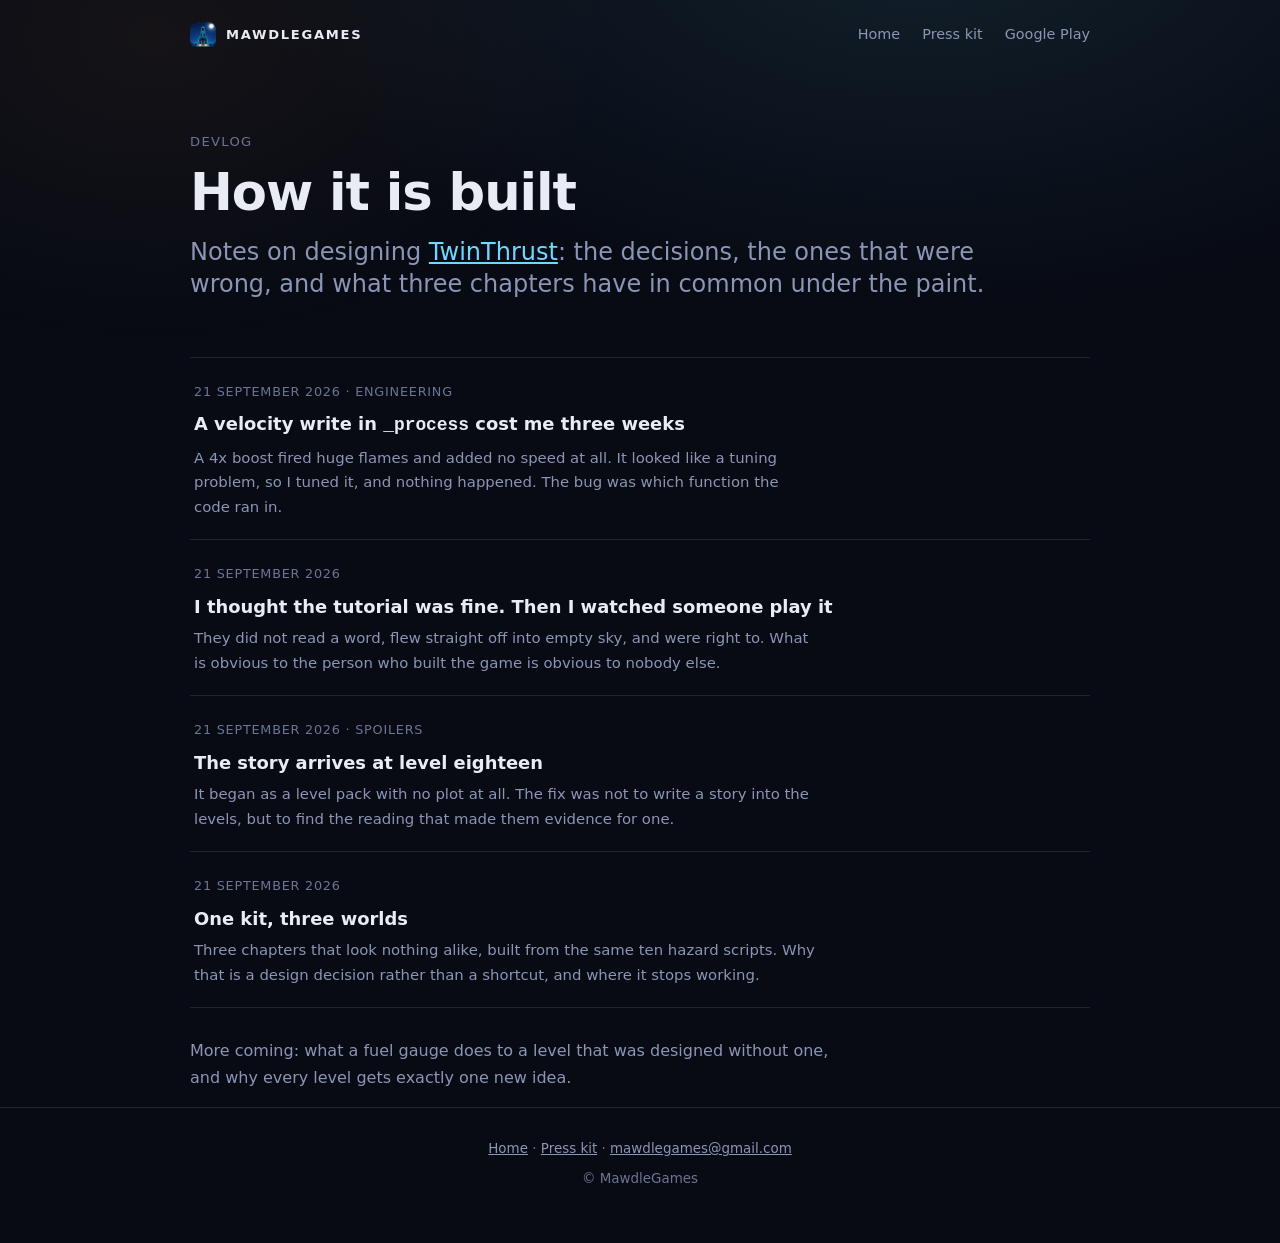
<file: devlog/index.html>
<!DOCTYPE html>
<html lang="en">
<head>
<meta charset="utf-8">
<meta name="viewport" content="width=device-width, initial-scale=1">
<title>TwinThrust devlog</title>
<meta name="description" content="Notes on designing TwinThrust: how three chapters are built from one kit of scripts, and how a level pack grew a story.">
<link rel="icon" href="../media/icon_512.png">
<meta property="og:title" content="TwinThrust devlog">
<meta property="og:description" content="Notes on designing TwinThrust: how three chapters are built from one kit of scripts, and how a level pack grew a story.">
<meta property="og:image" content="https://mawdlecode.github.io/media/feature.png">
<link rel="stylesheet" href="../style.css">
</head>
<body>

<nav class="nav">
  <a class="brand" href="/"><img src="../media/icon_512.png" alt=""> MawdleGames</a>
  <a class="link" href="/">Home</a>
  <a class="link" href="../presskit/">Press&nbsp;kit</a>
  <a class="link" href="https://play.google.com/store/apps/details?id=com.mawdlegames.twinthrust&amp;referrer=utm_source%3Dsite%26utm_medium%3Ddevlog%26utm_campaign%3Dindex">Google&nbsp;Play</a>
</nav>

<div class="wrap">
  <header class="hero" style="text-align:left; padding-bottom:10px">
    <p class="kicker">Devlog</p>
    <h1 style="font-size:clamp(2.1rem,6vw,3.2rem)">How it is built</h1>
    <p class="tagline" style="max-width:54ch; margin-left:0">
      Notes on designing <a href="/" style="color:var(--cyan)">TwinThrust</a>: the decisions, the
      ones that were wrong, and what three chapters have in common under the paint.
    </p>
  </header>
</div>

<section class="wrap" style="padding-top:10px">
  <ul class="posts">
    <li>
      <a href="velocity-write-in-process/">
        <span class="meta">21 September 2026 &middot; engineering</span>
        <h3>A velocity write in <code>_process</code> cost me three weeks</h3>
        <p>A 4x boost fired huge flames and added no speed at all. It looked like a tuning problem, so I tuned it, and nothing happened. The bug was which function the code ran in.</p>
      </a>
    </li>
    <li>
      <a href="watching-people-play/">
        <span class="meta">21 September 2026</span>
        <h3>I thought the tutorial was fine. Then I watched someone play it</h3>
        <p>They did not read a word, flew straight off into empty sky, and were right to. What is obvious to the person who built the game is obvious to nobody else.</p>
      </a>
    </li>
    <li>
      <a href="the-story-arrives-late/">
        <span class="meta">21 September 2026 &middot; spoilers</span>
        <h3>The story arrives at level eighteen</h3>
        <p>It began as a level pack with no plot at all. The fix was not to write a story into the levels, but to find the reading that made them evidence for one.</p>
      </a>
    </li>
    <li>
      <a href="one-kit-three-worlds/">
        <span class="meta">21 September 2026</span>
        <h3>One kit, three worlds</h3>
        <p>Three chapters that look nothing alike, built from the same ten hazard scripts. Why that is a design decision rather than a shortcut, and where it stops working.</p>
      </a>
    </li>
  </ul>

  <p style="margin-top:30px; color:var(--muted)">
    More coming: what a fuel gauge does to a level that was designed without one, and why every
    level gets exactly one new idea.
  </p>
</section>

<footer>
  <div class="wrap center">
    <p><a href="/">Home</a> &middot; <a href="../presskit/">Press kit</a> &middot; <a href="mailto:mawdlegames@gmail.com">mawdlegames@gmail.com</a></p>
    <p>© MawdleGames</p>
  </div>
</footer>


<!-- Play counts. GoatCounter sets no cookies and stores nothing personal, so
     this needs no consent banner. Dashboard: mawdlegames.goatcounter.com -->
<script data-goatcounter="https://mawdlegames.goatcounter.com/count"
        async src="//gc.zgo.at/count.js"></script>

</body>
</html>
</file>
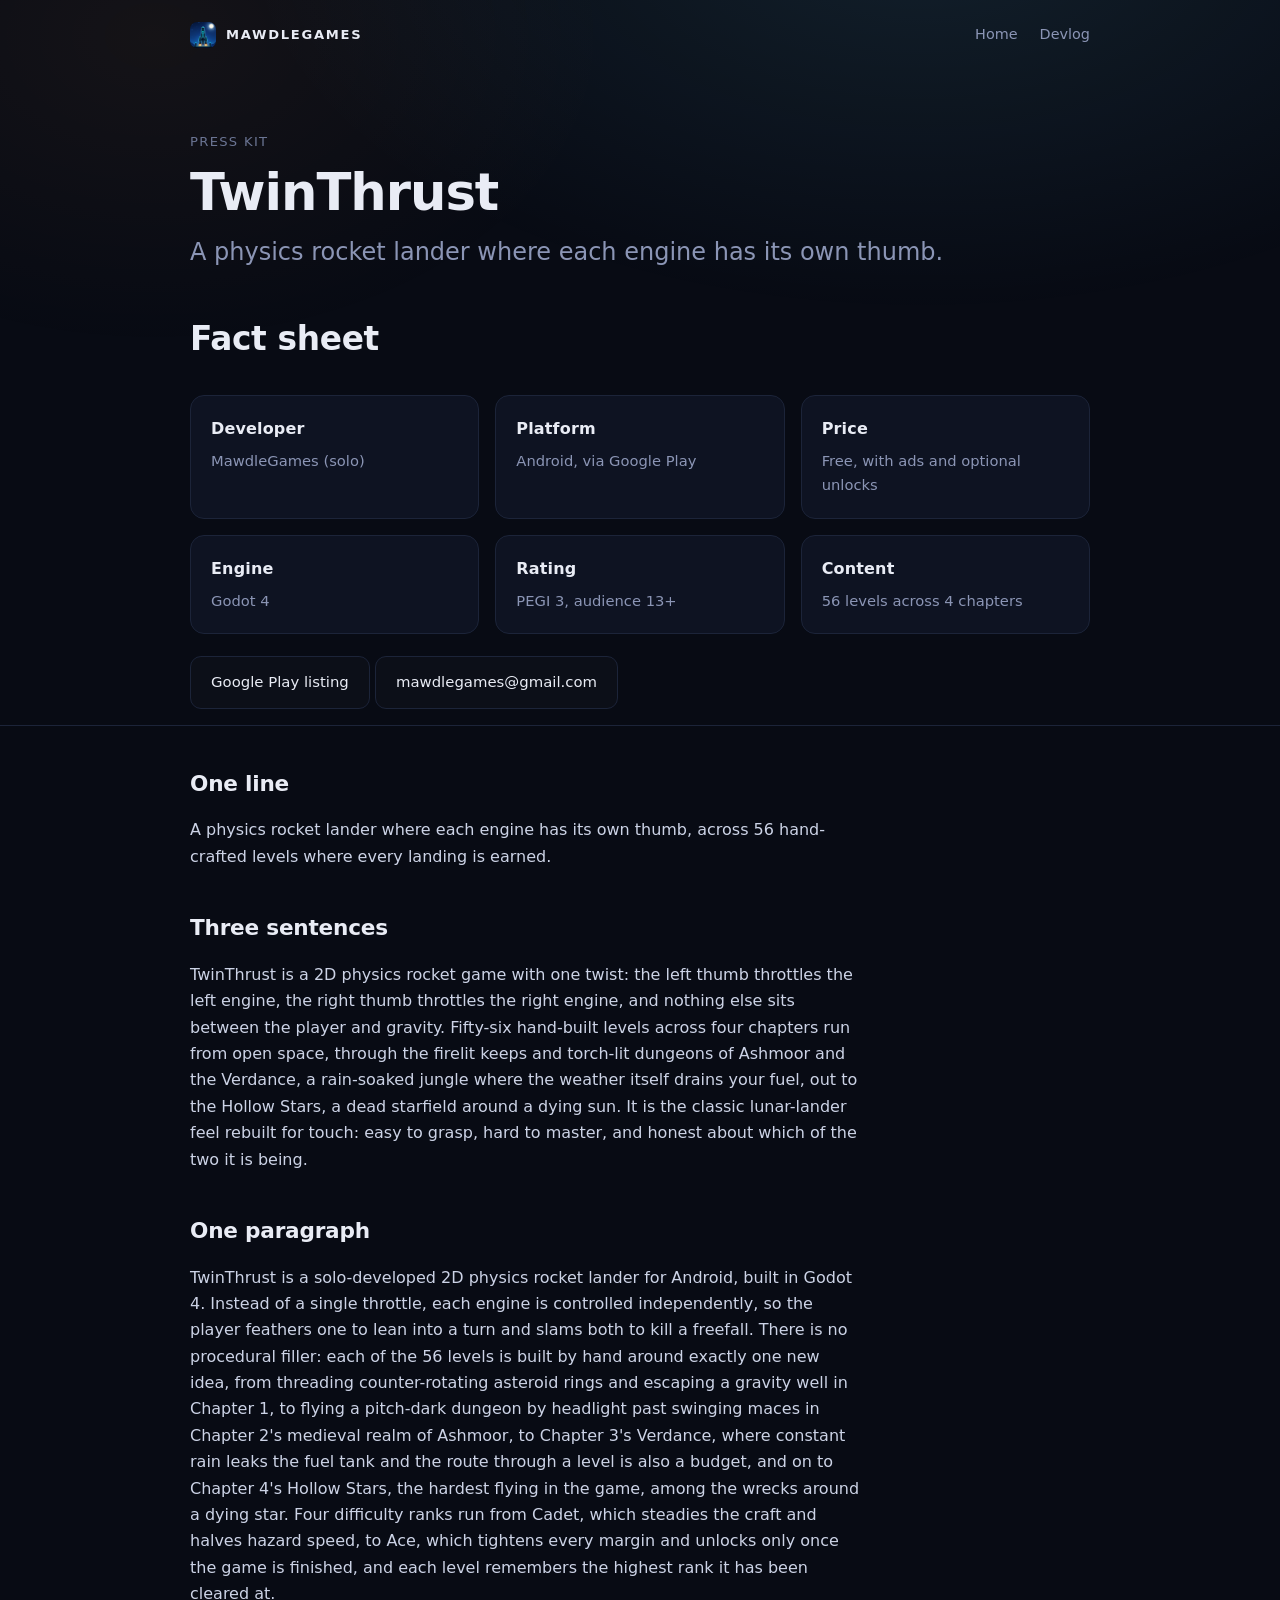
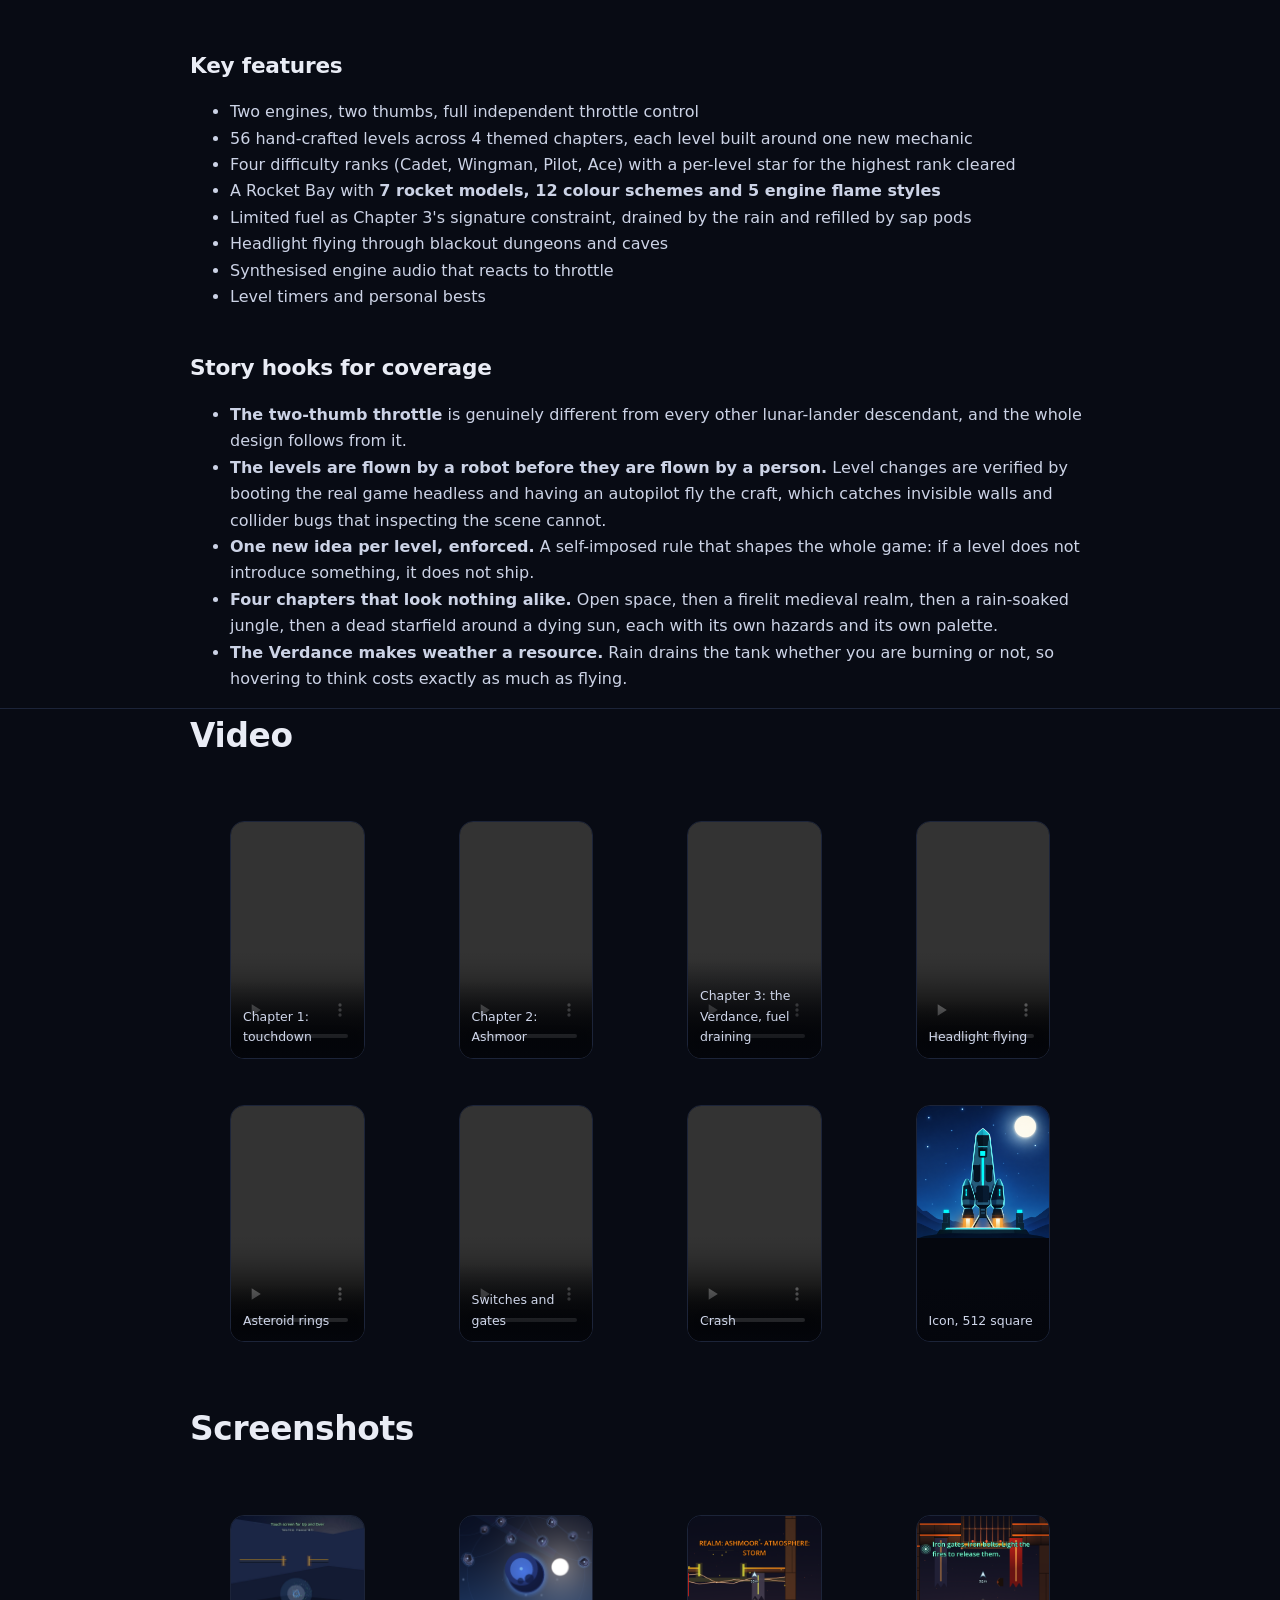
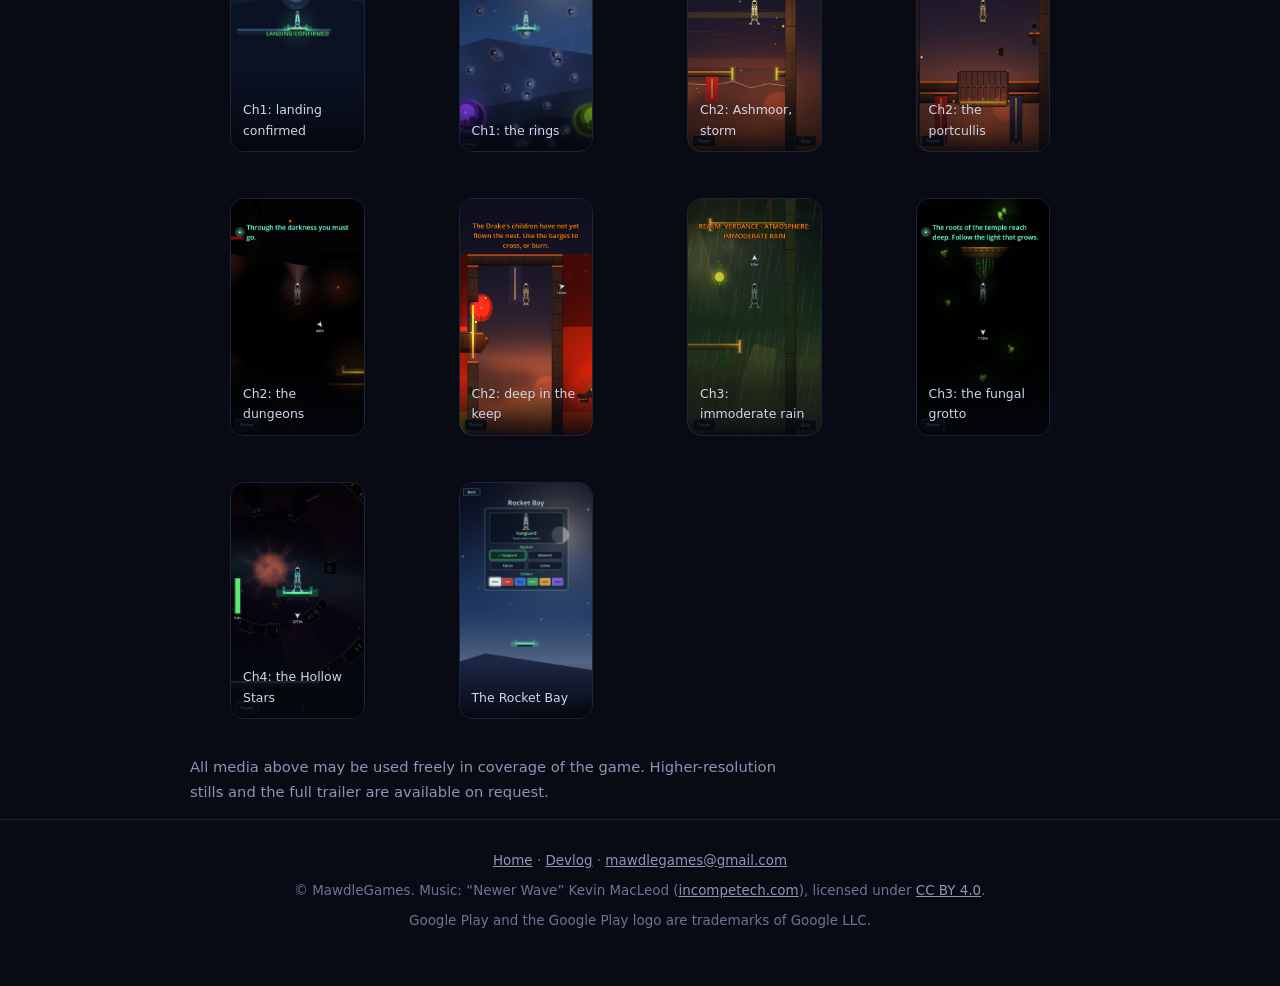
<file: presskit/index.html>
<!DOCTYPE html>
<html lang="en">
<head>
<meta charset="utf-8">
<meta name="viewport" content="width=device-width, initial-scale=1">
<title>TwinThrust press kit</title>
<meta name="description" content="Press kit for TwinThrust: pitches, features, fact sheet, screenshots, video and contact details.">
<link rel="icon" href="../media/icon_512.png">
<meta property="og:title" content="TwinThrust press kit">
<meta property="og:image" content="https://mawdlecode.github.io/media/feature.png">
<link rel="stylesheet" href="../style.css">
</head>
<body>

<nav class="nav">
  <a class="brand" href="/"><img src="../media/icon_512.png" alt=""> MawdleGames</a>
  <a class="link" href="/">Home</a>
  <a class="link" href="../devlog/">Devlog</a>
</nav>

<div class="wrap">
  <header class="hero" style="text-align:left; padding-bottom:0">
    <p class="kicker">Press kit</p>
    <h1 style="font-size:clamp(2.1rem,6vw,3.2rem)">TwinThrust</h1>
    <p class="tagline" style="max-width:none; margin-left:0">
      A physics rocket lander where each engine has its own thumb.
    </p>
  </header>
</div>

<section class="wrap" style="padding-top:34px">
  <h2>Fact sheet</h2>
  <div class="grid">
    <div class="card"><h3>Developer</h3><p>MawdleGames (solo)</p></div>
    <div class="card"><h3>Platform</h3><p>Android, via Google Play</p></div>
    <div class="card"><h3>Price</h3><p>Free, with ads and optional unlocks</p></div>
    <div class="card"><h3>Engine</h3><p>Godot 4</p></div>
    <div class="card"><h3>Rating</h3><p>PEGI 3, audience 13+</p></div>
    <div class="card"><h3>Content</h3><p>56 levels across 4 chapters</p></div>
  </div>
  <p style="margin-top:22px">
    <a class="ghost" href="https://play.google.com/store/apps/details?id=com.mawdlegames.twinthrust&amp;referrer=utm_source%3Dsite%26utm_medium%3Dpresskit%26utm_campaign%3Dindex">Google Play listing</a>
    <a class="ghost" href="mailto:mawdlegames@gmail.com">mawdlegames@gmail.com</a>
  </p>
</section>

<hr class="rule">

<section class="wrap article" style="max-width:var(--maxw)">
  <h2>One line</h2>
  <p>A physics rocket lander where each engine has its own thumb, across 56 hand-crafted levels where every landing is earned.</p>

  <h2>Three sentences</h2>
  <p>
    TwinThrust is a 2D physics rocket game with one twist: the left thumb throttles the left engine,
    the right thumb throttles the right engine, and nothing else sits between the player and
    gravity. Fifty-six hand-built levels across four chapters run from open space, through the
    firelit keeps and torch-lit dungeons of Ashmoor and the Verdance, a rain-soaked jungle where
    the weather itself drains your fuel, out to the Hollow Stars, a dead starfield around a dying sun. It is the classic lunar-lander feel rebuilt for touch:
    easy to grasp, hard to master, and honest about which of the two it is being.
  </p>

  <h2>One paragraph</h2>
  <p>
    TwinThrust is a solo-developed 2D physics rocket lander for Android, built in Godot 4. Instead
    of a single throttle, each engine is controlled independently, so the player feathers one to
    lean into a turn and slams both to kill a freefall. There is no procedural filler: each of the
    56 levels is built by hand around exactly one new idea, from threading counter-rotating asteroid
    rings and escaping a gravity well in Chapter 1, to flying a pitch-dark dungeon by headlight past
    swinging maces in Chapter 2's medieval realm of Ashmoor, to Chapter 3's Verdance, where constant
    rain leaks the fuel tank and the route through a level is also a budget, and on to Chapter 4's
    Hollow Stars, the hardest flying in the game, among the wrecks around a dying star. Four difficulty ranks
    run from Cadet, which steadies the craft and halves hazard speed, to Ace, which tightens every
    margin and unlocks only once the game is finished, and each level remembers the highest rank it
    has been cleared at.
  </p>

  <h2>Key features</h2>
  <ul>
    <li>Two engines, two thumbs, full independent throttle control</li>
    <li>56 hand-crafted levels across 4 themed chapters, each level built around one new mechanic</li>
    <li>Four difficulty ranks (Cadet, Wingman, Pilot, Ace) with a per-level star for the highest rank cleared</li>
    <li>A Rocket Bay with <strong>7 rocket models, 12 colour schemes and 5 engine flame styles</strong></li>
    <li>Limited fuel as Chapter 3's signature constraint, drained by the rain and refilled by sap pods</li>
    <li>Headlight flying through blackout dungeons and caves</li>
    <li>Synthesised engine audio that reacts to throttle</li>
    <li>Level timers and personal bests</li>
  </ul>

  <h2>Story hooks for coverage</h2>
  <ul>
    <li><strong>The two-thumb throttle</strong> is genuinely different from every other lunar-lander descendant, and the whole design follows from it.</li>
    <li><strong>The levels are flown by a robot before they are flown by a person.</strong> Level changes are verified by booting the real game headless and having an autopilot fly the craft, which catches invisible walls and collider bugs that inspecting the scene cannot.</li>
    <li><strong>One new idea per level, enforced.</strong> A self-imposed rule that shapes the whole game: if a level does not introduce something, it does not ship.</li>
    <li><strong>Four chapters that look nothing alike.</strong> Open space, then a firelit medieval realm, then a rain-soaked jungle, then a dead starfield around a dying sun, each with its own hazards and its own palette.</li>
    <li><strong>The Verdance makes weather a resource.</strong> Rain drains the tank whether you are burning or not, so hovering to think costs exactly as much as flying.</li>
  </ul>
</section>

<hr class="rule">

<section class="wrap">
  <h2>Video</h2>
  <div class="strip">
    <figure class="shot">
      <video src="../media/landing.mp4" autoplay loop muted playsinline controls preload="metadata"></video>
      <figcaption>Chapter 1: touchdown</figcaption>
    </figure>
    <figure class="shot">
      <video src="../media/ashmoor.mp4" autoplay loop muted playsinline controls preload="metadata"></video>
      <figcaption>Chapter 2: Ashmoor</figcaption>
    </figure>
    <figure class="shot">
      <video src="../media/verdance.mp4" autoplay loop muted playsinline controls preload="metadata"></video>
      <figcaption>Chapter 3: the Verdance, fuel draining</figcaption>
    </figure>
    <figure class="shot">
      <video src="../media/dungeon.mp4" autoplay loop muted playsinline controls preload="metadata"></video>
      <figcaption>Headlight flying</figcaption>
    </figure>
  </div>

  <div class="strip" style="margin-top:14px">
    <figure class="shot">
      <video src="../media/rings.mp4" autoplay loop muted playsinline controls preload="metadata"></video>
      <figcaption>Asteroid rings</figcaption>
    </figure>
    <figure class="shot">
      <video src="../media/rainbow.mp4" autoplay loop muted playsinline controls preload="metadata"></video>
      <figcaption>Switches and gates</figcaption>
    </figure>
    <figure class="shot">
      <video src="../media/crash.mp4" autoplay loop muted playsinline controls preload="metadata"></video>
      <figcaption>Crash</figcaption>
    </figure>
    <figure class="shot">
      <img src="../media/icon_512.png" alt="TwinThrust app icon" style="aspect-ratio:1/1">
      <figcaption>Icon, 512 square</figcaption>
    </figure>
  </div>

  <h2 style="margin-top:44px">Screenshots</h2>
  <div class="strip">
    <figure class="shot"><img src="../media/shot_landing.png" alt="Landing confirmed, with fireworks"><figcaption>Ch1: landing confirmed</figcaption></figure>
    <figure class="shot"><img src="../media/shot_rings.png" alt="A planet wrapped in counter-rotating asteroid rings"><figcaption>Ch1: the rings</figcaption></figure>
    <figure class="shot"><img src="../media/shot_ch2_l21.png" alt="Storm-lit stone spires and banners in Ashmoor"><figcaption>Ch2: Ashmoor, storm</figcaption></figure>
    <figure class="shot"><img src="../media/shot_ch2_l24.png" alt="Iron portcullis, banners and signal braziers"><figcaption>Ch2: the portcullis</figcaption></figure>
  </div>
  <div class="strip" style="margin-top:14px">
    <figure class="shot"><img src="../media/shot_ch2_l26.png" alt="A headlight cone in a pitch-dark dungeon"><figcaption>Ch2: the dungeons</figcaption></figure>
    <figure class="shot"><img src="../media/shot_ch2_l28.png" alt="Firelit caverns deep in Ashmoor"><figcaption>Ch2: deep in the keep</figcaption></figure>
    <figure class="shot"><img src="../media/shot_ch3_l31.png" alt="Rain falling through the Verdance canopy"><figcaption>Ch3: immoderate rain</figcaption></figure>
    <figure class="shot"><img src="../media/shot_ch3_l35.png" alt="Glowing fungi in a dark grotto"><figcaption>Ch3: the fungal grotto</figcaption></figure>
  </div>
  <div class="strip" style="margin-top:14px">
    <figure class="shot"><img src="../media/shot_ch4_l43.png" alt="A dying red star behind a broken ring of wreckage"><figcaption>Ch4: the Hollow Stars</figcaption></figure>
    <figure class="shot"><img src="../media/shot_bay.png" alt="The Rocket Bay customisation screen"><figcaption>The Rocket Bay</figcaption></figure>
  </div>

  <p style="margin-top:20px; color:var(--muted); font-size:.92rem">
    All media above may be used freely in coverage of the game. Higher-resolution stills and the
    full trailer are available on request.
  </p>
</section>

<footer>
  <div class="wrap center">
    <p><a href="/">Home</a> &middot; <a href="../devlog/">Devlog</a> &middot; <a href="mailto:mawdlegames@gmail.com">mawdlegames@gmail.com</a></p>
    <p>© MawdleGames. Music: &ldquo;Newer Wave&rdquo; Kevin MacLeod (<a href="https://incompetech.com">incompetech.com</a>), licensed under <a href="https://creativecommons.org/licenses/by/4.0/">CC BY 4.0</a>.</p>
    <p>Google Play and the Google Play logo are trademarks of Google LLC.</p>
  </div>
</footer>


<!-- Play counts. GoatCounter sets no cookies and stores nothing personal, so
     this needs no consent banner. Dashboard: mawdlegames.goatcounter.com -->
<script data-goatcounter="https://mawdlegames.goatcounter.com/count"
        async src="//gc.zgo.at/count.js"></script>

</body>
</html>
</file>
<file: style.css>
/* TwinThrust, mawdlecode.github.io
   Palette lifted from the game itself: the night sky, the Vael's cyan, the Magpie's orange. */

:root {
  color-scheme: dark;
  --bg:        #080b14;
  --bg-raised: #0e1322;
  --bg-sunk:   #05070e;
  --line:      #1c2439;
  --text:      #e9ecf5;
  --muted:     #8b95b5;
  --dim:       #6b7594;
  --cyan:      #6fd8ff;
  --orange:    #ffa552;
  --green:     #5ce6a0;
  --radius: 14px;
  --maxw: 940px;
}

* { box-sizing: border-box; }

html { scroll-behavior: smooth; }

body {
  margin: 0;
  background: var(--bg);
  color: var(--text);
  font-family: ui-sans-serif, system-ui, -apple-system, "Segoe UI", Roboto, Helvetica, Arial, sans-serif;
  line-height: 1.65;
  -webkit-font-smoothing: antialiased;
  overflow-x: hidden;
}

/* A faint starfield wash, so the page feels like the game without costing a request. */
body::before {
  content: "";
  position: fixed;
  inset: 0;
  pointer-events: none;
  z-index: 0;
  background:
    radial-gradient(1100px 620px at 72% -8%, rgba(111, 216, 255, .10), transparent 62%),
    radial-gradient(760px 520px at 12% 4%, rgba(255, 165, 82, .055), transparent 60%);
}

.wrap { position: relative; z-index: 1; max-width: var(--maxw); margin: 0 auto; padding: 0 20px; }

/* ---------- nav ---------- */
.nav {
  position: relative; z-index: 3;
  display: flex; align-items: center; gap: 22px;
  max-width: var(--maxw); margin: 0 auto; padding: 22px 20px;
  flex-wrap: wrap;
}
.nav .brand {
  font-weight: 700; letter-spacing: .13em; text-transform: uppercase;
  font-size: .82rem; color: var(--text); text-decoration: none; margin-right: auto;
  display: inline-flex; align-items: center; gap: 10px;
}
.nav .brand img { width: 26px; height: 26px; border-radius: 7px; display: block; }
.nav a.link { color: var(--muted); text-decoration: none; font-size: .9rem; }
.nav a.link:hover { color: var(--cyan); }

/* ---------- hero ---------- */
.hero { padding: 48px 0 20px; text-align: center; }
.hero h1 {
  font-size: clamp(2.6rem, 9vw, 4.6rem);
  line-height: 1.02; margin: 0 0 18px; letter-spacing: -.02em; font-weight: 800;
}
.hero h1 .t2 {
  background: linear-gradient(100deg, var(--cyan), var(--orange));
  -webkit-background-clip: text; background-clip: text; color: transparent;
}
.tagline {
  font-size: clamp(1.15rem, 3.6vw, 1.5rem); color: var(--muted);
  margin: 0 auto 10px; max-width: 34ch; line-height: 1.35;
}
.subline { color: var(--dim); font-size: .95rem; margin: 0 auto 32px; max-width: 46ch; }

.badges { display: flex; gap: 14px; justify-content: center; flex-wrap: wrap; align-items: center; margin-bottom: 8px; }
.play-badge img { height: 58px; display: block; }
.ghost {
  display: inline-flex; align-items: center; gap: 8px;
  padding: 13px 20px; border: 1px solid var(--line); border-radius: 11px;
  color: var(--text); text-decoration: none; font-size: .93rem; background: rgba(255,255,255,.02);
}
.ghost:hover { border-color: var(--cyan); color: var(--cyan); }

/* ---------- video strip ---------- */
.strip {
  display: grid; grid-template-columns: repeat(4, 1fr); gap: 14px;
  margin: 42px 0 12px;
}
.shot { position: relative; border-radius: var(--radius); overflow: hidden; background: var(--bg-sunk); border: 1px solid var(--line); }
.shot video, .shot img { width: 100%; display: block; aspect-ratio: 9/16; object-fit: cover; }
.shot figcaption {
  position: absolute; left: 0; right: 0; bottom: 0;
  padding: 26px 12px 10px; font-size: .78rem; color: #cfd6ea;
  background: linear-gradient(transparent, rgba(4,6,12,.92));
}
@media (max-width: 760px) { .strip { grid-template-columns: repeat(2, 1fr); } }

/* ---------- sections ---------- */
section { padding: 60px 0; }
h2 { font-size: clamp(1.5rem, 4.6vw, 2.05rem); margin: 0 0 14px; letter-spacing: -.01em; }
h2 .accent { color: var(--cyan); }
.lede { color: var(--muted); font-size: 1.06rem; max-width: 62ch; }
p { max-width: 66ch; }

.split { display: grid; grid-template-columns: 1.15fr .85fr; gap: 40px; align-items: center; }
@media (max-width: 800px) { .split { grid-template-columns: 1fr; gap: 26px; } }
.split .media { border-radius: var(--radius); overflow: hidden; border: 1px solid var(--line); background: var(--bg-sunk); }
.split .media video { width: 100%; display: block; }

/* Centred sections: heading, lede and card contents all share the axis. */
.center { text-align: center; }
.center p, .center .lede { margin-left: auto; margin-right: auto; }
.center-block { max-width: 60ch; margin-left: auto; margin-right: auto; }
.center .card { text-align: center; }
.center .card p { margin-left: auto; margin-right: auto; }

/* The four realms, side by side, so the palettes read as four worlds. */
.realms { display: grid; grid-template-columns: repeat(4, 1fr); gap: 18px; margin-top: 32px; text-align: left; }
@media (max-width: 1040px) { .realms { grid-template-columns: repeat(2, 1fr); } }
@media (max-width: 800px) { .realms { grid-template-columns: 1fr; max-width: 420px; margin-left: auto; margin-right: auto; } }
.realm { margin: 0; background: var(--bg-raised); border: 1px solid var(--line); border-radius: var(--radius); overflow: hidden; }
.realm img { width: 100%; display: block; aspect-ratio: 9/16; object-fit: cover; object-position: center; }
.realm figcaption { padding: 16px 18px 20px; font-size: .9rem; color: var(--muted); line-height: 1.55; }
.realm figcaption strong { display: block; color: var(--text); font-size: .97rem; margin-bottom: 6px; letter-spacing: .01em; }

.grid { display: grid; grid-template-columns: repeat(auto-fit, minmax(230px, 1fr)); gap: 16px; margin-top: 28px; }
.card { background: var(--bg-raised); border: 1px solid var(--line); border-radius: var(--radius); padding: 20px; }
.card h3 { margin: 0 0 7px; font-size: 1rem; letter-spacing: .01em; }
.card p { margin: 0; color: var(--muted); font-size: .92rem; }
.card .num { font-size: 1.85rem; font-weight: 800; color: var(--cyan); line-height: 1; display: block; margin-bottom: 6px; }
.card.warm .num { color: var(--orange); }
.card.good .num { color: var(--green); }

hr.rule { border: 0; border-top: 1px solid var(--line); margin: 0; }

/* ---------- devlog list ---------- */
.posts { list-style: none; padding: 0; margin: 26px 0 0; }
.posts li { border-top: 1px solid var(--line); }
.posts li:last-child { border-bottom: 1px solid var(--line); }
.posts a { display: block; padding: 20px 4px; text-decoration: none; color: var(--text); }
.posts a:hover { background: rgba(111,216,255,.04); }
.posts .meta { color: var(--dim, #6b7594); font-size: .8rem; letter-spacing: .06em; text-transform: uppercase; }
.posts h3 { margin: 5px 0 5px; font-size: 1.12rem; }
.posts p { margin: 0; color: var(--muted); font-size: .93rem; }

/* ---------- article ---------- */
.article { max-width: 700px; }
.article h2 { margin-top: 40px; font-size: 1.35rem; }
.article p, .article li { color: #ccd3e6; }
.article code {
  background: var(--bg-raised); border: 1px solid var(--line); border-radius: 5px;
  padding: 1px 6px; font-size: .88em; color: var(--cyan);
  font-family: ui-monospace, SFMono-Regular, Menlo, Consolas, monospace;
}
.article pre {
  background: var(--bg-sunk); border: 1px solid var(--line); border-radius: 10px;
  padding: 16px; overflow-x: auto; font-size: .86rem; line-height: 1.55;
}
.article pre code { background: none; border: 0; padding: 0; color: #d7def0; }
.article blockquote {
  margin: 22px 0; padding: 4px 0 4px 18px; border-left: 2px solid var(--orange);
  color: var(--muted); font-style: italic;
}
.kicker { color: var(--dim, #6b7594); font-size: .82rem; letter-spacing: .1em; text-transform: uppercase; }

/* ---------- cta ---------- */
.cta {
  text-align: center; background: var(--bg-raised);
  border: 1px solid var(--line); border-radius: 18px; padding: 44px 24px; margin: 20px 0 60px;
}
.cta h2 { margin-bottom: 8px; }

/* ---------- footer ---------- */
footer { border-top: 1px solid var(--line); padding: 30px 0 46px; color: var(--dim, #6b7594); font-size: .84rem; }
footer a { color: var(--muted); }
footer p { max-width: none; margin: 0 0 8px; }

/* ---------- reskin table (devlog) ---------- */
table.reskin { width: 100%; border-collapse: collapse; margin: 22px 0 26px; font-size: .88rem; min-width: 560px; }
table.reskin th, table.reskin td { text-align: left; padding: 10px 12px; border-bottom: 1px solid var(--line); vertical-align: top; }
table.reskin thead th { color: var(--text); font-size: .78rem; text-transform: uppercase; letter-spacing: .07em; border-bottom-color: #2a3550; }
table.reskin td { color: var(--muted); }
table.reskin td:first-child { color: var(--cyan); white-space: nowrap; }
table.reskin tbody tr:hover { background: rgba(111,216,255,.03); }

/* ---------- badges row ---------- */
.badge-row { display: flex; gap: 14px; justify-content: center; align-items: center; flex-wrap: wrap; margin-top: 18px; }
.badge-row img { display: block; border-radius: 8px; }

/* ---------- spoiler warning ---------- */
.spoiler {
  border: 2px solid var(--orange);
  border-radius: var(--radius);
  background: rgba(255, 165, 82, .07);
  padding: 20px 22px;
  margin: 26px 0 34px;
}
.spoiler .spoiler-title {
  margin: 0 0 8px;
  font-size: clamp(1.25rem, 4vw, 1.6rem);
  font-weight: 800;
  letter-spacing: .04em;
  text-transform: uppercase;
  color: var(--orange);
}
.spoiler p { margin: 0 0 10px; color: #e2e7f3; max-width: none; }
.spoiler p:last-child { margin-bottom: 0; }
.spoiler .spoiler-out { font-weight: 600; }
.spoiler a { color: var(--orange); }
</file>
